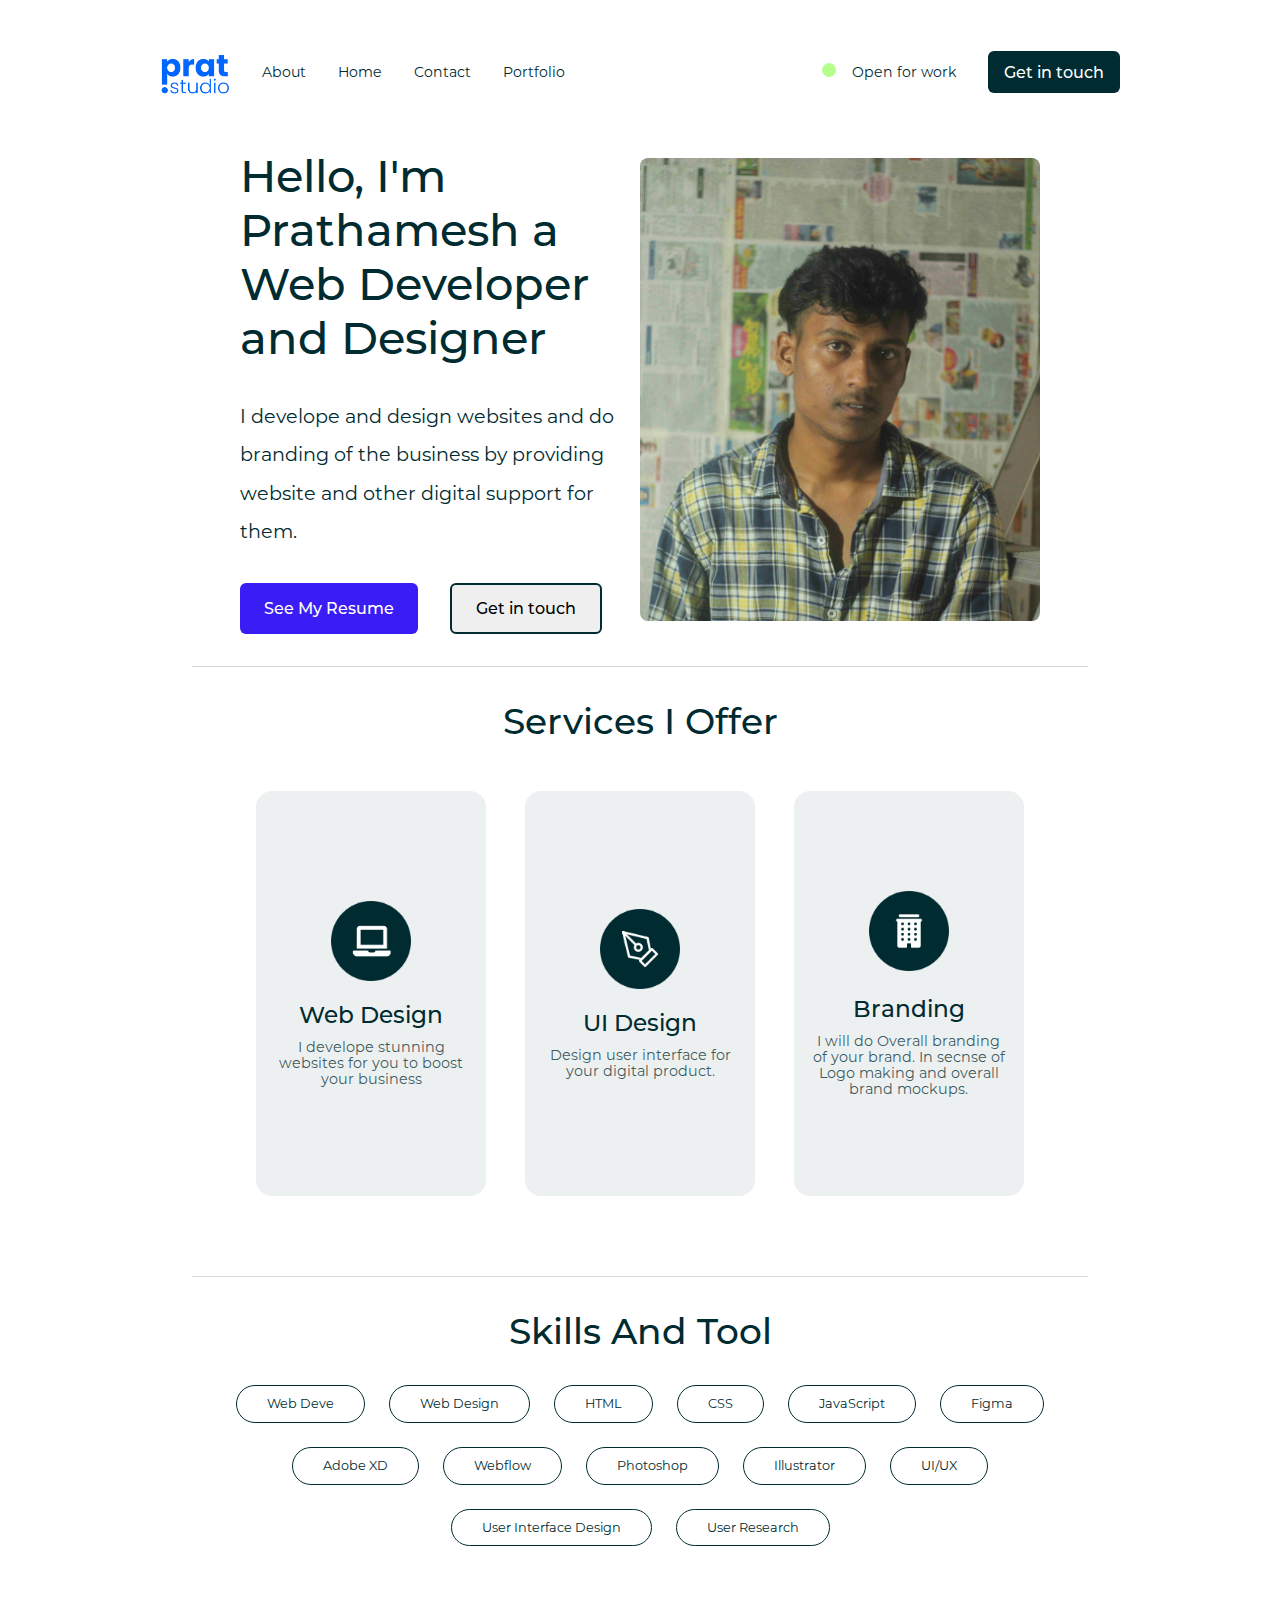
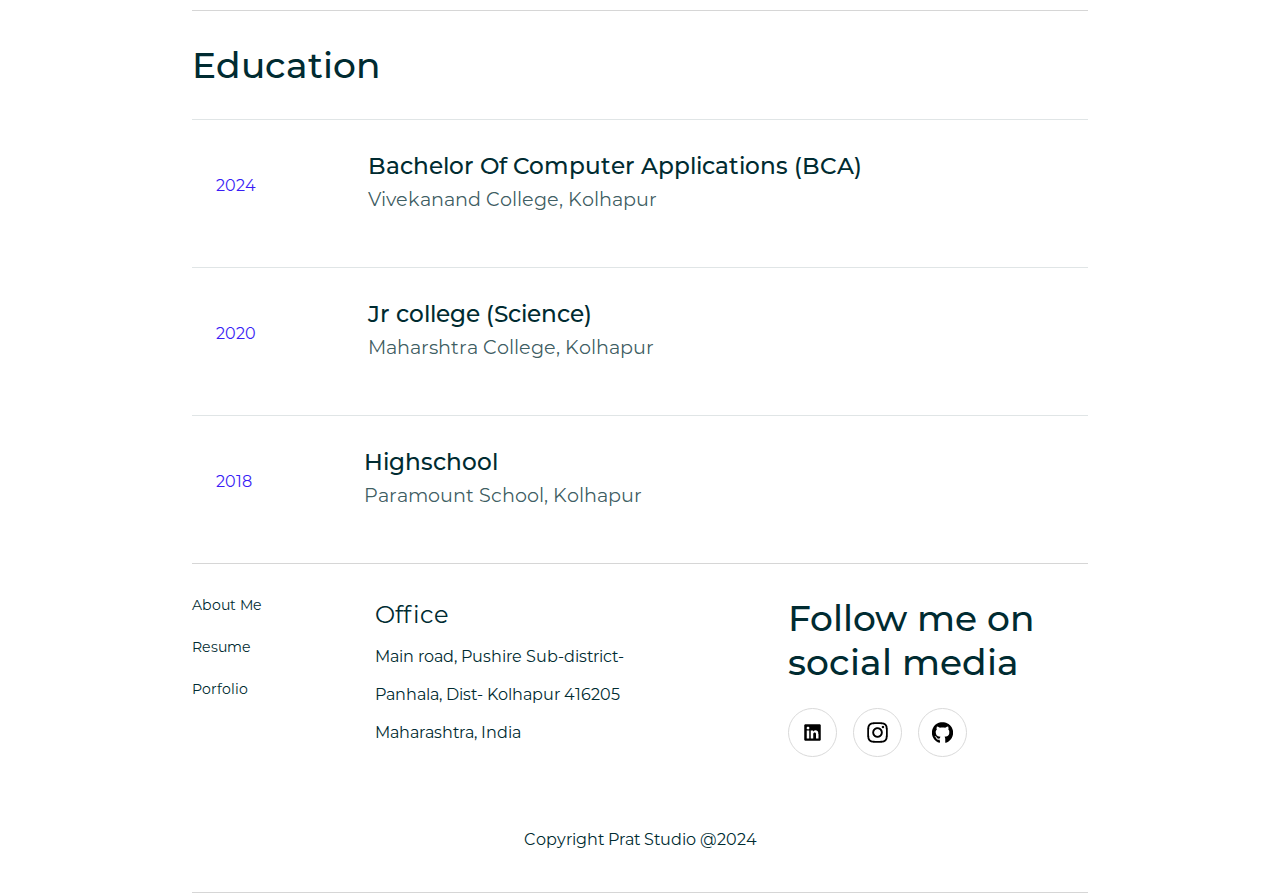
<file: index.html>
<!DOCTYPE html>
<html lang="en">

<head>
    <meta charset="UTF-8">
    <meta name="viewport" content="width=device-width, initial-scale=1.0">
    <title>Pratfolio-Home</title>
    <link rel="stylesheet" href="style.css">
    <link rel="stylesheet" href="media.css">
</head>

<body>
    <nav class="flex">

        <div class="nav-left flex">
            <img src="images/logo.png " alt="">
            <div class="nav-links flex">
                <div class="nav-link flex"> <a href="about.html">About</a>

                </div>
                <div class="nav-link flex"><a href="index.html">Home</a></div>
                <div class="nav-link flex"> <a href="contact.html">Contact</a>
                </div>
                <div class="nav-link flex"> <a href="portfolio.html">Portfolio</a>
                </div>

            </div>
        </div>
        <div class="nav-right flex">
            <p><img class="padd-inline" src="/images/Ellipse 8.png" alt="">Open for work</p>
            <button class="p-btn" onclick="window.location.href='contact.html';">Get in touch</button>
        </div>

    </nav>
    <section class="hero-sec container flex">
        <div class="hero-left flex">
            <h1>
                Hello, I'm Prathamesh a Web Developer and Designer
            </h1>
            <p>I develope and design websites and do branding of the business by providing website and other digital
                support for them.</p>
            <div class="btn-sec flex">
                <a href="files/Prathamesh Patil Resume.pdf" download="resume"><button class="p-btn" >See My Resume</button></a>
                <button class="s-btn" onclick="window.location.href='contact.html';">Get in touch</button>
            </div>
        </div>
        <div class="hero-right">
            <img src="/images/prat img.jpg" alt="">
        </div>
    </section>
    <section class="container flex services-sec">
        <div class="services-upper flex">
            <h2>Services I Offer</h2>
        </div>
        <div class="services-lower flex">
            <div class="box-wrapper flex">
                <div class="service-box flex">
                    <div class="box-img flex">
                        <img src="images/web dev logo.png" alt="">
                    </div>
                    <div class="box-content flex">
                        <h3>Web Design</h3>
                        <p>I develope stunning websites for you to boost your business</p>
                    </div>
                </div>
                <div class="service-box flex">
                    <div class="box-img flex">
                        <img src="images/design logo.png" alt="">
                    </div>
                    <div class="box-content flex">
                        <h3>UI Design</h3>
                        <p>Design user interface for your digital product.</p>
                    </div>
                </div>
                <div class="service-box flex">
                    <div class="box-img">
                        <img src="images/business logo.png" alt="">
                    </div>
                    <div class="box-content flex">
                        <h3>Branding</h3>
                        <p>I will do Overall branding of your brand. In secnse of Logo making and overall brand mockups.</p>
                    </div>
                </div>
            </div>
        </div>
    </section>
    <section class="container flex skills-sec">
        <h2>Skills And Tool</h2>
        <div class="skills-lower">
            <div class="skills-tag-container">
                <div class="skills-tag">
                    <p>Web Deve</p>
                </div>
                <div class="skills-tag">
                    <p>Web Design</p>
                </div>
                <div class="skills-tag">
                    <p>HTML</p>
                </div>
                <div class="skills-tag">
                    <p>CSS</p>
                </div>
                <div class="skills-tag">
                    <p>JavaScript</p>
                </div>
                <div class="skills-tag">
                    <p>Figma</p>
                </div>
                <div class="skills-tag">
                    <p>Adobe XD
                    </p>
                </div>
                <div class="skills-tag">
                    <p>Webflow</p>
                </div>
                <div class="skills-tag">
                    <p>Photoshop</p>
                </div>
                <div class="skills-tag">
                    <p>Illustrator</p>
                </div>
                <div class="skills-tag">
                    <p>UI/UX</p>
                </div>
                <div class="skills-tag">
                    <p>User Interface Design</p>
                </div>
                <div class="skills-tag">
                    <p>User Research</p>
                </div>
            </div>
            
        </div>
    </section>
    <section class="edu-sec container flex">
        <h2>Education</h2>

        <div class="edu-content flex">
            <div class="left">
                <span>2024</span>
            </div>
            <div class="right">
                <h3>Bachelor Of Computer Applications (BCA)</h3>
                <p>Vivekanand College, Kolhapur</p>
            </div>
        </div>
        <div class="edu-content flex">
            <div class="left">
                <span>2020</span>
            </div>
            <div class="right">
                <h3>Jr college (Science)</h3>
                <p>Maharshtra College, Kolhapur</p>
            </div>
        </div>
        <div class="edu-content flex">
            <div class="left">
                <span>2018</span>
            </div>
            <div class="right">
                <h3>Highschool</h3>
                <p>Paramount School, Kolhapur</p>
            </div>
        </div>

    </section>
    <footer class="container flex">
        <div class="upper flex">
            <div class="column c1 flex">
                <a href="about.html">About Me</a>
                <a href="/files/Prat web resume 2024.pdf" >Resume</a>
                <a href="portfolio.html">Porfolio</a>
            </div>
            <div class="column c2 flex">
                <p><span>Office</span><br>Main road, Pushire Sub-district- Panhala, Dist- Kolhapur 416205 Maharashtra,
                    India
                </p>
            </div>
            <div class="column c3 flex">
                <h2>Follow me on social media</h2>
                <div class="social-icons flex">
                    <img src="images/linkedin logo.png" alt="">
                    <img src="images/insta logo.png" alt="">
                    <img src="images/github logo.png" alt="">
                </div>
            </div>
        </div>
        <div class="lower">
            <p>Copyright Prat Studio @2024</p>
        </div>
    </footer>
</body>

</html>
</file>
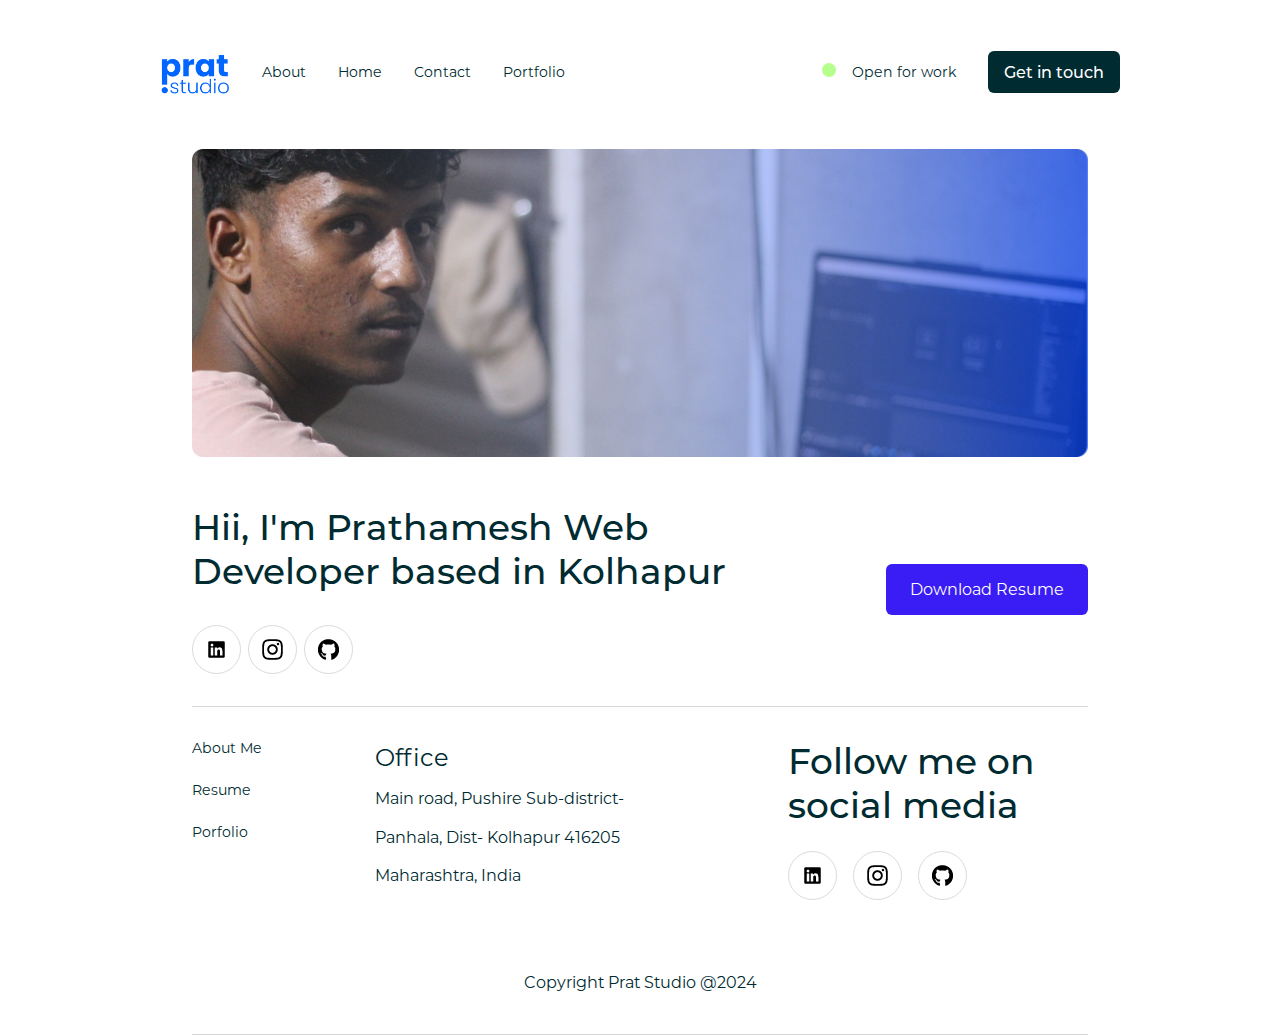
<file: about.html>
<!DOCTYPE html>
<html lang="en">

<head>
    <meta charset="UTF-8">
    <meta name="viewport" content="width=device-width, initial-scale=1.0">
    <title>Document</title>
    <link rel="stylesheet" href="style.css">
    <link rel="stylesheet" href="media.css">

</head>

<body>
    <nav class="flex">

        <div class="nav-left flex">
            <img src="images/logo.png " alt="">
            <div class="nav-links flex">
                <div class="nav-link flex"> <a href="about.html">About</a>

                </div>
                <div class="nav-link flex"><a href="index.html">Home</a></div>
                <div class="nav-link flex"> <a href="contact.html">Contact</a>
                </div>
                <div class="nav-link flex"> <a href="portfolio.html">Portfolio</a>
                </div>

            </div>
        </div>
        <div class="nav-right flex">
            <p><img class="padd-inline" src="images/Ellipse 8.png" alt="">Open for work</p>
            <button class="p-btn">Get in touch</button>
        </div>

    </nav>

    <section class="about-sec container flex">
        <div class="img-div flex">
            <img src="images/about img.jpg" alt="">
        </div>
        <div class="lower flex">
            <div class="left">
                 <h2>Hii, I'm Prathamesh Web Developer based in Kolhapur</h2>
                 <div class="social flex">
                    <img src="images/linkedin logo.png" alt="">
                    <img src="images/insta logo.png" alt="">
                    <img src="images/github logo.png" alt="">
                </div>
            </div>
            <div class="right">
                <a class="p-btn" href="/files/Prat web resume 2024.pdf" download="Prat web resume 2024.pdf">Download Resume</a>
            </div>
            
            
        </div>
    </section>



    <footer class="container flex">
        <div class="upper flex">
            <div class="column c1 flex">
                <a href="about.html">About Me</a>
                <a href="/files/Prat web resume 2024.pdf" >Resume</a>
                <a href="portfolio.html">Porfolio</a>
            </div>
            <div class="column c2 flex">
                <p><span>Office</span><br>Main road, Pushire Sub-district- Panhala, Dist- Kolhapur 416205 Maharashtra,
                    India
                </p>
            </div>
            <div class="column c3 flex">
                <h2>Follow me on social media</h2>
                <div class="social-icons flex">
                    <img src="images/linkedin logo.png" alt="">
                    <img src="images/insta logo.png" alt="">
                    <img src="images/github logo.png" alt="">
                </div>
            </div>
        </div>
        <div class="lower">
            <p>Copyright Prat Studio @2024</p>
        </div>
    </footer>
</body>

</html>
</file>
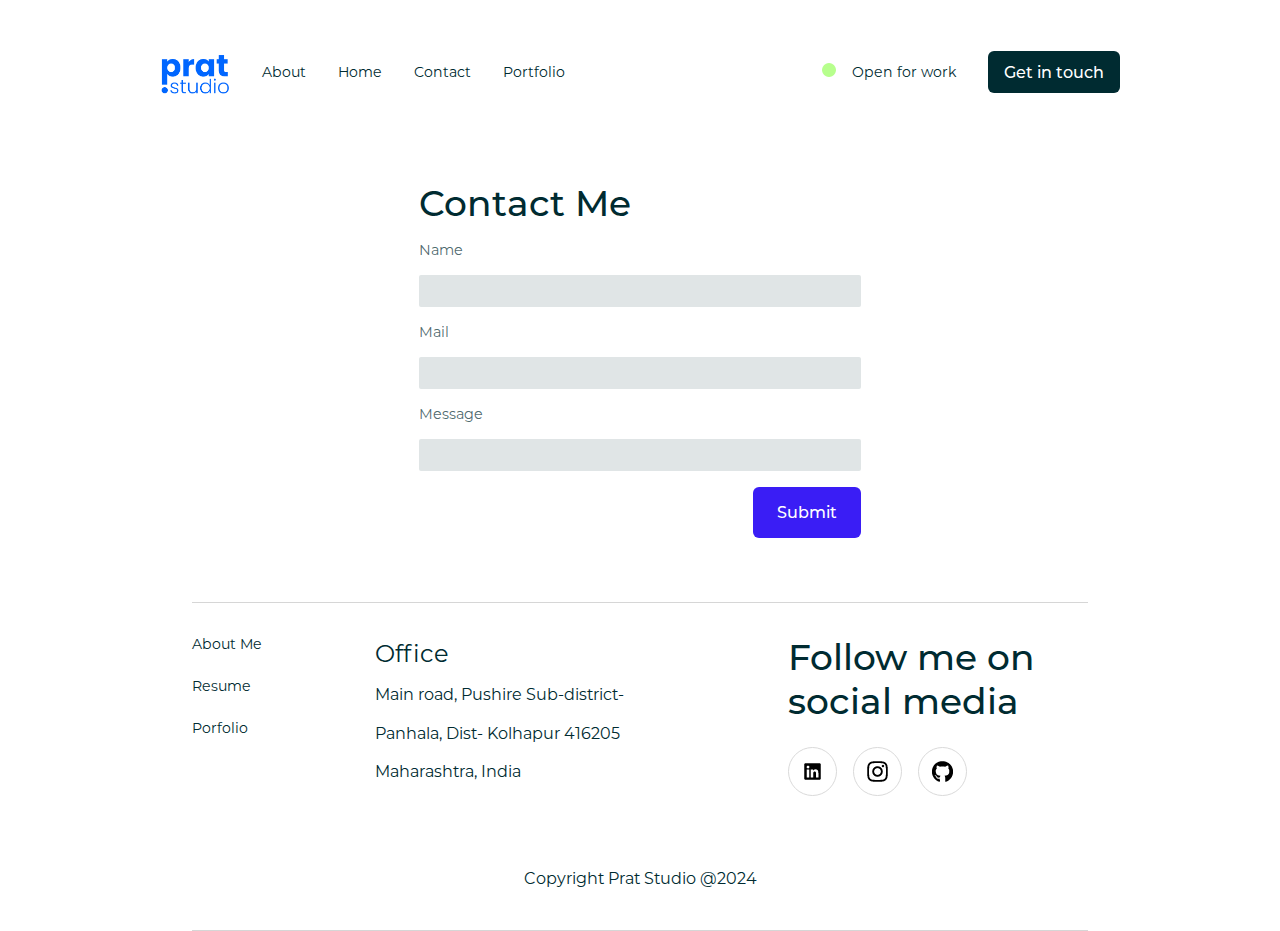
<file: contact.html>
<!DOCTYPE html>
<html lang="en">
<head>
    <meta charset="UTF-8">
    <meta name="viewport" content="width=device-width, initial-scale=1.0">
    <title>Document</title>
    <link rel="stylesheet" href="style.css">
    <link rel="stylesheet" href="media.css">

</head>
<body>
    <nav class="flex">
        
            <div class="nav-left flex">
                <img src="images/logo.png " alt="">
                <div class="nav-links flex">
                    <div class="nav-link flex"> <a href="about.html">About</a>
                        
                    </div>
                    <div class="nav-link flex"><a href="index.html">Home</a></div>
                    <div class="nav-link flex"> <a href="contact.html">Contact</a>
                    </div>
                    <div class="nav-link flex"> <a href="portfolio.html">Portfolio</a>
                    </div>

                </div>
            </div>
            <div class="nav-right flex">
                <p><img class="padd-inline" src="images/Ellipse 8.png" alt="">Open for work</p>
                <button class="p-btn">Get in touch</button>
            </div>
        
    </nav>
    
    <section class="container flex contact">
        <form action="" class="flex">
            <h2>Contact Me</h2>
            <label for="name">
                Name
            </label>
            <input type="text">
            <label for="mail">
                Mail
            </label>
            <input type="text">
            <label for="message">
                Message
            </label>
            <input type="text">
            
            <button class="p-btn" type="submit">Submit</button>
        </form>
    </section>
    
    <footer class="container flex">
        <div class="upper flex">
            <div class="column c1 flex">
                <a href="about.html">About Me</a>
                <a href="/files/Prat web resume 2024.pdf" >Resume</a>
                <a href="portfolio.html">Porfolio</a>
            </div>
            <div class="column c2 flex">
                <p><span>Office</span><br>Main road, Pushire Sub-district- Panhala, Dist- Kolhapur 416205 Maharashtra,
                    India
                </p>
            </div>
            <div class="column c3 flex">
                <h2>Follow me on social media</h2>
                <div class="social-icons flex">
                    <img src="images/linkedin logo.png" alt="">
                    <img src="images/insta logo.png" alt="">
                    <img src="images/github logo.png" alt="">
                </div>
            </div>
        </div>
        <div class="lower">
            <p>Copyright Prat Studio @2024</p>
        </div>
    </footer>
</body>
</html>
</file>
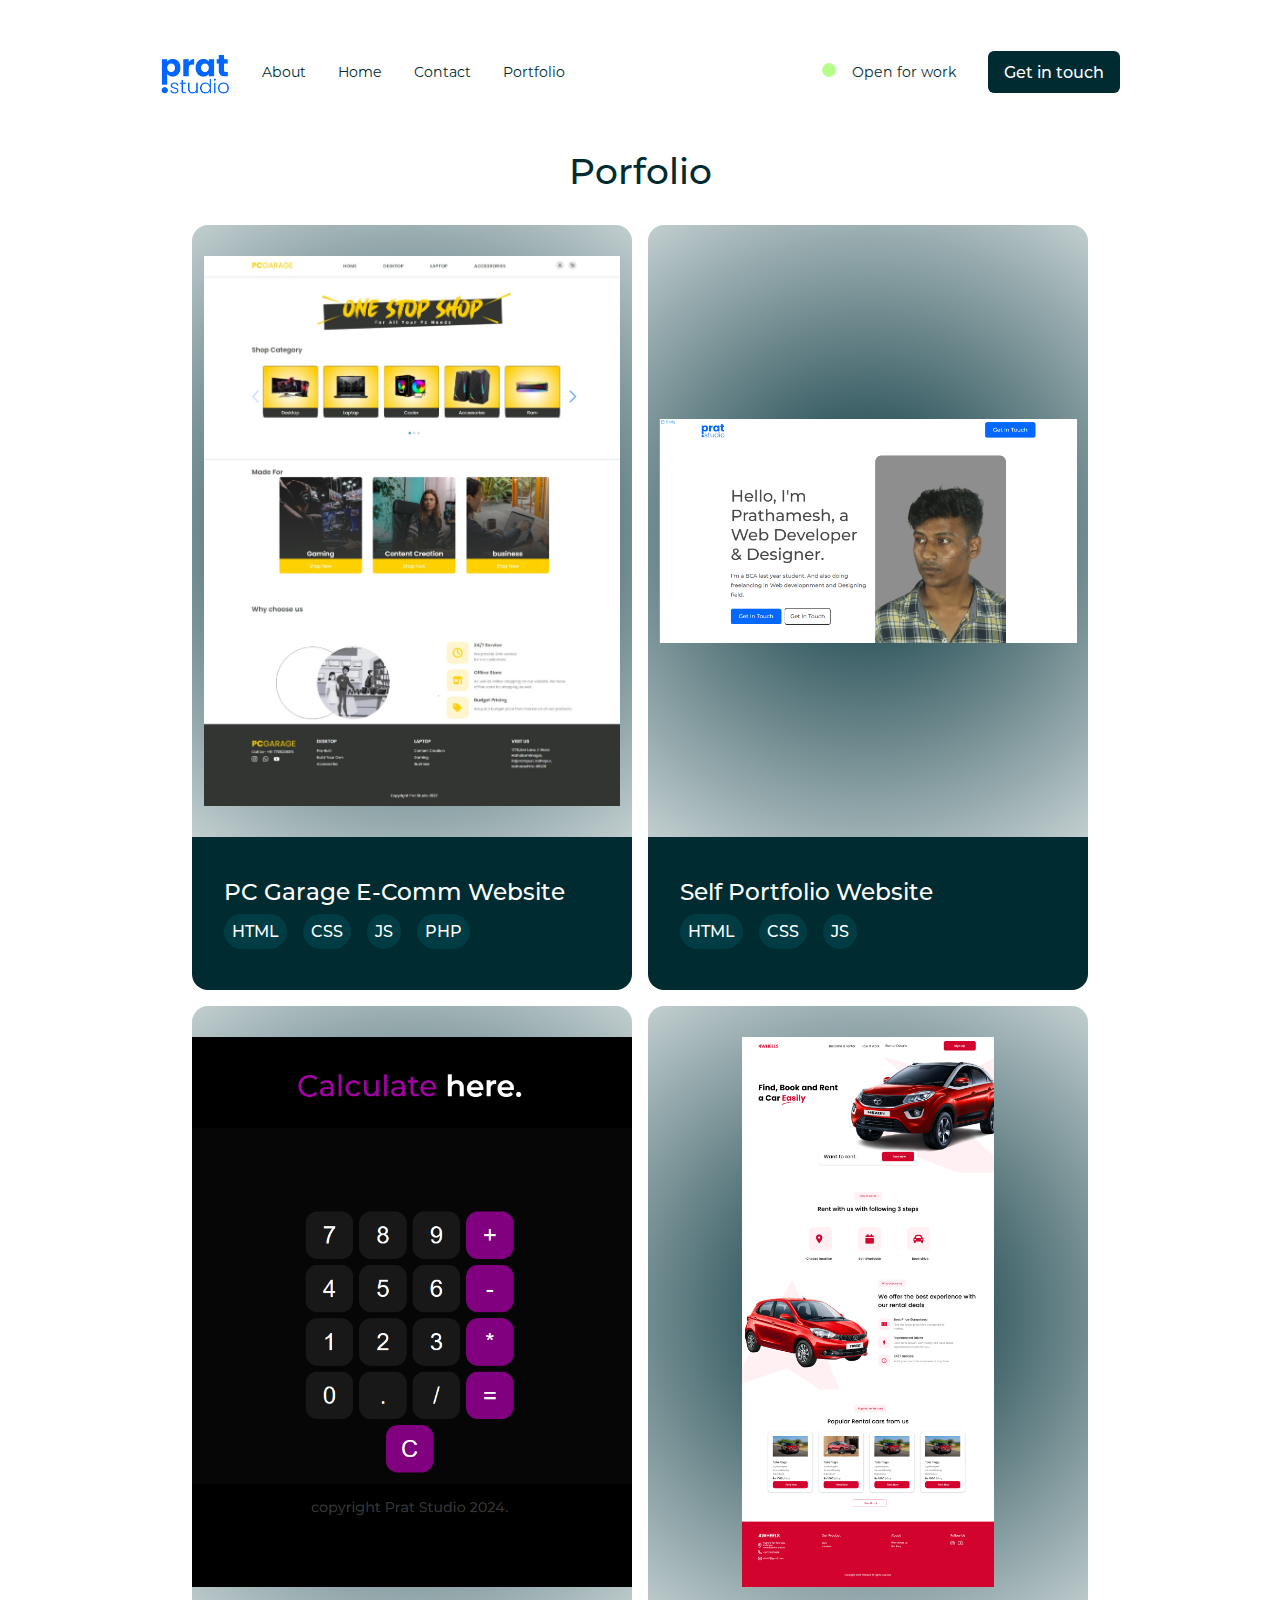
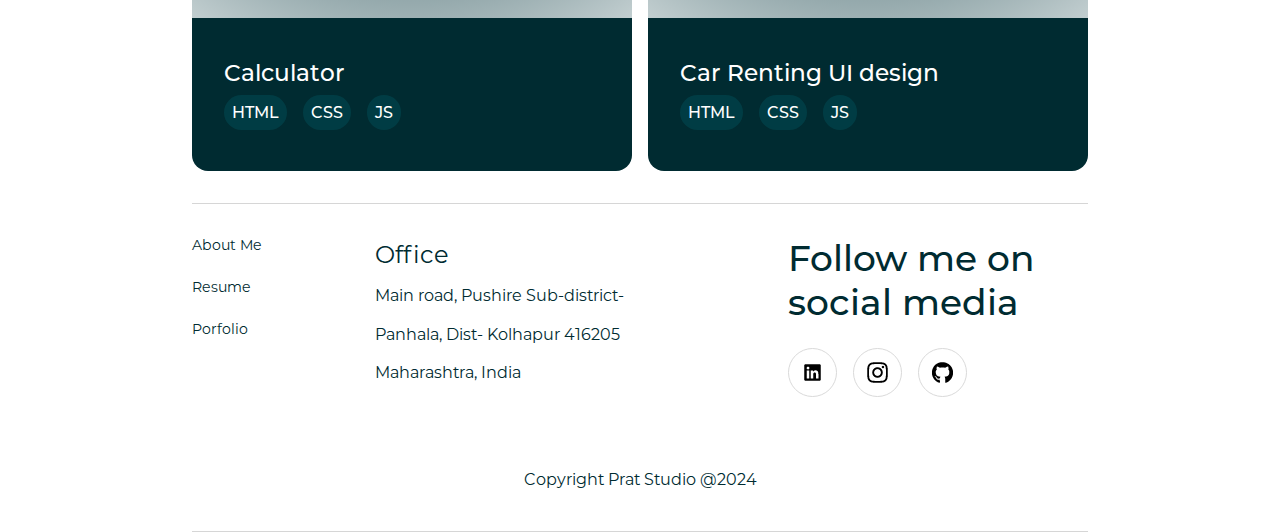
<file: portfolio.html>
<!DOCTYPE html>
<html lang="en">

<head>
    <meta charset="UTF-8">
    <meta name="viewport" content="width=device-width, initial-scale=1.0">
    <title>Document</title>
    <link rel="stylesheet" href="style.css">
    <link rel="stylesheet" href="media.css">

</head>

<body>
    <nav class="flex">

        <div class="nav-left flex">
            <img src="images/logo.png " alt="">
            <div class="nav-links flex">
                <div class="nav-link flex"> <a href="about.html">About</a>

                </div>
                <div class="nav-link flex"><a href="index.html">Home</a></div>
                <div class="nav-link flex"> <a href="contact.html">Contact</a>
                </div>
                <div class="nav-link flex"> <a href="portfolio.html">Portfolio</a>
                </div>

            </div>
        </div>
        <div class="nav-right flex">
            <p><img class="padd-inline" src="images/Ellipse 8.png" alt="">Open for work</p>
            <button class="p-btn">Get in touch</button>
        </div>

    </nav>

    <section class="container flex portfolio">
        <h2>Porfolio</h2>
        <div class="folio-wrapper">
            <div class="folio f1">
                <div class="upper flex">
                    <img src="images/Web capture_14-12-2023_21269_127.0.0.1.jpeg" alt="">
                </div>
                <div class="lower flex">
                    <div class="sub-upper">
                        <h3>PC Garage E-Comm Website</h3>
                    </div>
                    <div class="sub-lower flex">
                        <div class="tag">
                            HTML
                        </div>
                        <div class="tag">
                            CSS
                        </div>
                        <div class="tag">
                            JS
                        </div>
                        <div class="tag">
                            PHP
                        </div>
                    </div>
                </div>
            </div>
            <div class="folio f2">
                <div class="upper flex">
                    <img src="images/webflow portfolio design.png" alt="">
                </div>
                <div class="lower flex">
                    <div class="sub-upper">
                        <h3>Self Portfolio Website</h3>
                    </div>
                    <div class="sub-lower flex">
                        <div class="tag">
                            HTML
                        </div>
                        <div class="tag">
                            CSS
                        </div>
                        <div class="tag">
                            JS
                        </div>
                    </div>
                </div>
            </div>
            <div class="folio f3">
                <div class="upper flex">
                    <img src="images/calculator.png" alt="">
                </div>
                <div class="lower flex">
                    <div class="sub-upper">
                        <h3>Calculator</h3>
                    </div>
                    <div class="sub-lower flex">
                        <div class="tag">
                            HTML
                        </div>
                        <div class="tag">
                            CSS
                        </div>
                        <div class="tag">
                            JS
                        </div>
                    </div>
                </div>
            </div>
            <div class="folio f4">
                <div class="upper flex">
                    <img src="images/car renting.png" alt="">
                </div>
                <div class="lower flex">
                    <div class="sub-upper">
                        <h3>Car Renting UI design</h3>
                    </div>
                    <div class="sub-lower flex">
                        <div class="tag">
                            HTML
                        </div>
                        <div class="tag">
                            CSS
                        </div>
                        <div class="tag">
                            JS
                        </div>
                    </div>
                </div>
            </div>

        </div>
    </section>

    <footer class="container flex">
        <div class="upper flex">
            <div class="column c1 flex">
                <a href="about.html">About Me</a>
                <a href="/files/Prat web resume 2024.pdf" >Resume</a>
                <a href="portfolio.html">Porfolio</a>
            </div>
            <div class="column c2 flex">
                <p><span>Office</span><br>Main road, Pushire Sub-district- Panhala, Dist- Kolhapur 416205 Maharashtra,
                    India
                </p>
            </div>
            <div class="column c3 flex">
                <h2>Follow me on social media</h2>
                <div class="social-icons flex">
                    <img src="images/linkedin logo.png" alt="">
                    <img src="images/insta logo.png" alt="">
                    <img src="images/github logo.png" alt="">
                </div>
            </div>
        </div>
        <div class="lower">
            <p>Copyright Prat Studio @2024</p>
        </div>
    </footer>
</body>

</html>
</file>
<file: style.css>
@font-face {
    font-family: 'montes';
    src: url("font/Montserrat-Bold.otf");
    font-weight: 600;
}

@font-face {
    font-family: 'montes';
    src: url("font/Montserrat-semibold.otf");
    font-weight: 500;
}

@font-face {
    font-family: 'montes';
    src: url("font/Montserrat-Medium.otf");
    font-weight: 400;
}

@font-face {
    font-family: 'montes';
    src: url("font/Montserrat-Regular.otf");
    font-weight: 300;
}

@font-face {
    font-family: 'montes';
    src: url("font/Montserrat-Light.otf");
    font-weight: 200;
}

@font-face {
    font-family: 'montes';
    src: url("font/Montserrat-Thin.otf");
    font-weight: 100;
}

h1 {
    font-family: 'montes', sans-serif;
    font-weight: 400;
    font-size: 2.8em;
    color: var(--secondary-color);
}

h2 {
    font-family: 'montes', sans-serif;
    font-weight: 400;
    font-size: 2.25em;
    color: var(--secondary-color);

}

h3 {
    font-family: 'montes', sans-serif;
    font-weight: 400;
    font-size: 1.45em;
    color: var(--secondary-color);
}

p {
    font-family: 'montes', sans-serif;
    font-weight: 300;
    font-size: 1.2em;
    color: var(--secondary-color);
    line-height: 2em;
    
}

li,
a {
    text-decoration: none;
    list-style: none;
    font-weight: 300;
    color: var(--secondary-color);
    outline: none;
}

a:hover {
    color: var(--primary-color);
}

* {
    font-family: 'montes', sans-serif;
    box-sizing: border-box;
    margin: 0;
    padding: 0;
}

label {
    color: #002b31b6;
    font-size: 0.9rem;
    font-weight: 300;
}


:root {
    --secondary-color: #002b31;
    --secondary-light: #002b31c5;
    --primary-color: #3a1df5;
    --primary-light: #5a52ff;
    --white: white;
    --neutral-500: #e0e5e6;
    --neutral-300: #f5f4f3;
}

/*utility class*/

.container {
    width: 80vw;
    height: 100%;
    margin-inline: auto;
    padding: 2rem 0;
    border-bottom: 1px solid rgb(214, 214, 214);
}


.flex {
    display: flex;
    justify-content: space-between;
    align-items: center;
}

.padd-inline {
    padding-inline: 1rem;
}

section {
    height: 100%;
}

.p-btn {
    background: var(--primary-color);
    color: white;
    border-radius: 6px;
    text-align: center;
    box-shadow: none;
    border: none;
    padding: 1rem 1.5rem;
    font-size: 1rem;
}

.p-btn:hover {
    background: var(--primary-light);
    color: white;
    border-radius: 6px;
    text-align: center;
    box-shadow: none;
    border: none;
    padding: 1rem 1.5rem;
    font-size: 1rem;
    cursor: pointer;
}

.s-btn {

    color: var(--secondar-color);
    border-radius: 6px;
    border: 2px solid var(--secondary-color);
    text-align: center;
    box-shadow: none;
    padding: 0.9rem 1.5rem;
    font-size: 1rem;
}

.s-btn:hover {
    color: white;
    background-color: var(--secondary-color);
    border-radius: 6px;
    border: none;
    text-align: center;
    box-shadow: none;
    padding: 1rem 1.5rem;
    font-size: 1rem;
    cursor: pointer;

}

nav {
    width: 75vw;
    margin-inline: auto;
    margin-top: 3vh;
    height: 10vh;
}

nav .p-btn {
    padding: 0.7rem 1rem;
    background-color: var(--secondary-color);
    color: white;
}

nav .p-btn:hover {
    padding: 0.7rem 1rem;
    background-color: var(--secondary-light);
    color: white;
}

nav .nav-link {
    height: 100%;

}

nav p,
a {
    font-size: 0.88rem;
    color: var(--secondary-color);
}


.nav-links {
    flex-direction: row;
    height: 100%;
    gap: 2rem;
}

.nav-left {
    height: 100%;
    gap: 2rem;
}

.nav-link {
    align-items: center;
}

.nav-links li:hover {
    border-bottom: 2px solid var(--primary-color);
    color: var(--primary-color);
}

.nav-left img {
    width: 70px;
}

.nav-right {
    gap: 2rem;
}


.hero-sec {
    height: 100%;
    padding-inline: 3rem;
    max-width: 1000px;
}

.hero-left {
    width: 50%;
    gap: 2rem;
    flex-direction: column;
}

.btn-sec {
    width: 100%;
    gap: 2rem;
    justify-content: start;
}


.hero-right img{
    border-radius: 8px;
    max-width: 400px;
}

/*Services section*/

.services-sec {
    flex-direction: column;
}

.service-box {
    
    background-color: #002b3112;
    border-radius: 16px;
    height: 45vh;
    width: 20vw;
    padding: 2rem 1rem;
    flex-direction: column;
    justify-content: center;
}

.service-box img {
    width: 80px;
}

.box-wrapper {
    gap: 5%;
    padding: 3rem 0;
}


.box-content {
    flex-direction: column;
    text-align: center;
    gap: 10px;
    margin-top: 20px;
}

.box-content p {
    font-size: 0.9rem;
    color: var(--secondary-light);
    line-height: 1rem;
}


/*skills*/
.skills-sec {
    flex-direction: column;
}

.skills-tag-container {
    max-width: 1000px;
    grid-column-gap: 24px;
    grid-row-gap: 24px;
    flex-flow: wrap;
    align-content: flex-start;
    justify-content: center;
    align-items: center;
    display: flex;
    padding: 2rem 0;
}

.skills-tag {
    border: 1px solid var(--secondary-color);
    border-radius: 50px;
    padding: 5px 30px;
}

.skills-tag p {
    font-size: 0.8rem;
    color: var(--secondary-color);
}



/*education*/


.edu-sec {
    flex-direction: column;
    align-items: flex-start;
    gap: 2rem;
}

.edu-content {
    /* padding-left: 30vh;
    border-bottom: 1px solid rgb(214, 214, 214);
    border-top: 1px solid rgb(214, 214, 214);
    align-items: flex-start;
    gap: 10px; */
    width: 100%;
    grid-column-gap: 4rem;
    grid-row-gap: 4rem;
    border: 0 solid #e0e5e6;
    border-top-width: 1px;
    justify-content: flex-start;
    align-items: stretch;
    padding-top: 2rem;
    padding-bottom: 1rem;
    display: flex;
}

.edu-content span {
    font-size: 1rem;
    font-weight: 300;
    color: var(--primary-color);
}

.edu-content p {
    color: var(--secondary-light);
}

.edu-content .left {
    padding: 24px 48px 24px 24px;
    max-width: 180px;
}


/* footer */

footer {
    flex-direction: column;
}

footer .column {
    flex-direction: column;
    max-width: 300px;
    align-items: flex-start;
    gap: 1.5rem;
}

footer .upper {
    width: 100%;
    justify-content: space-between;
    align-items: flex-start;

}

footer p {
    font-size: 1rem;
    line-height: 2.4rem;
}

footer span {
    font-size: 1.5rem;
    font-weight: 300;
}

footer .lower {
    padding-top: 4rem;
}

footer .social-icons {
    gap: 1rem;
}

footer .lower {
    color: var(--secondary-light);
}




/* about */


.about-sec {
    flex-direction: column;
}

.img-div img {
    width: 100%;
}

.about-sec .lower {
    margin-top: 3rem;
}

.about-sec .lower .left {
    width: 60%;
}


.about-sec .social {
    width: 30%;
    padding-top: 2rem;
}

/* contact */

/* form */

.contact form {
    flex-direction: column;
    width: 60%;
    margin-inline: auto;
    padding: 2rem 3rem;
    align-items: start;
    height: 100%;
    gap: 1rem;
}

.contact form input {
    width: 100%;
    height: 2rem;
    border: none;
    border-radius: 2px;
    padding: 0 0.5rem;
    background-color: #e0e5e6;
    outline: none;
}

.contact form button {
    align-self: self-end;
}


/* portfolio page */

.portfolio {
    flex-direction: column;
    gap: 2rem;
}

.folio-wrapper {
    width: 100%;
    display: grid;
    grid-template-columns: 1fr 1fr;
    grid-template-rows: 1fr 1fr ;
    grid-column-gap: 1rem;
    grid-row-gap: 1rem;
}

.folio {
    height: 85vh;
    border-radius:16px ;
    overflow: hidden;
    color: white ;
    
}

.folio .upper{
    height: 80%;
    background-image: radial-gradient(circle, rgb(0, 47, 55) , #00343b3d ) ;
    justify-content: center;
    align-items: center;

}

.folio .upper img{
    max-height: 90%;
    object-fit: contain;
    box-shadow:solid grey;
}

.f2 img{
    width: 95% !important;
    object-fit: contain;
}

.folio .lower{
    background-color: var(--secondary-color);
    height: 20%;
    flex-direction: column;
    justify-content: center;
    align-items: flex-start;
    padding: 0 2rem;
    gap: 0.5rem;
}

.folio h3{
    color: white;
}

.folio .lower .tag{
    background-color: #00424ac5 ;
    border-radius: 99px;
    padding: 0.5rem;
}

.folio .sub-lower{
    gap: 1rem;
}
</file>
<file: media.css>
@media screen and (max-width: 1440px) {
    .container {
        max-width: 70vw;
    }
}

@media screen and (max-width: 1024px) {
    nav{
        width: 80vw;
    }

    nav p {
        display: none;
    } 

    .container {
        min-width: 90vw;
    }

    .hero-sec {
        padding: 3rem 0;
    }

    .hero-sec .hero-right img {
        width: 40vw;
    }

}

@media screen and (max-width: 900px) {
    .hero-left .btn-sec {
        flex-direction: column;
        align-items: flex-start;
    }
}

@media screen and (max-width: 768px) {
    .hero-left .btn-sec {
        flex-direction: row;
        align-items: center;
    }

    .hero-sec{
        flex-direction: column-reverse;
    }
    .nav-links {
        display: none;
    }

    nav {
        width: 95vw;
    }

    .container {
        min-width: 95vw;
        padding: 2rem 0;
        overflow: hidden;
    }

    .contact form {
        padding: 0;
        width: 80vw;
    }

    /* p{
        font-size: 0.9rem;
    }
    h1{
        font-size: 2rem;
    }
    h2{
        font-size: 1.5rem;
    }
    a{
        font-size: 0.9rem;
    }   */


    .hero-left {
        width: 60vw;
        text-align: center;
    }

    .hero-left .btn-sec {
        justify-content: center;
    }

    .hero-right {
        width: 60vw;
    }

    .hero-right img {
        min-width: 100%;
        margin-top: 2rem;
    }

    .service-box {
        width: 30vw;
    }

    footer .upper {
        flex-direction: column;
        align-items: center;
        text-align: center;
        gap: 3rem;
    }

    footer .c3 {
        align-items: center;
    }

    footer a {
        align-self: center;
    }

    .portfolio .folio-wrapper {
        grid-template-columns: 1fr;
        grid-template-rows: 1fr 1fr;
    }
}

@media screen and (max-width: 426px) {

    nav button {
        display: none;
    }

    nav {
        overflow: hidden;
    }

    .container {
        min-width: 95vw;
        padding: 2rem 0;
        overflow: hidden;
    }

    

    .hero-left {
        width: 100%;
    }

    .hero-right {
        width: 100%;
    }

    .services-sec .box-wrapper {
        flex-direction: column;
        gap: 2rem;
    }

    .service-box {
        width: 60vw;

    }

    .about-sec .lower {
        flex-direction: column;
        align-items: start;
        gap: 2rem;
    }

    .about-sec .lower .left {
        width: 100%;
    }

    .about-sec .lower .social {
        width: 50%;
    }

    
}


@media screen and (max-width: 376px) {

    p {
        font-size: 0.9rem;
    }

    h1 {
        font-size: 2rem;
    }

    h2 {
        font-size: 1.5rem;
    }

    h3 {
        font-size: 1.2rem;
    }

    a {
        font-size: 0.9rem;
    }

    .hero-left .btn-sec {
        flex-direction: column;
    }

}
</file>
